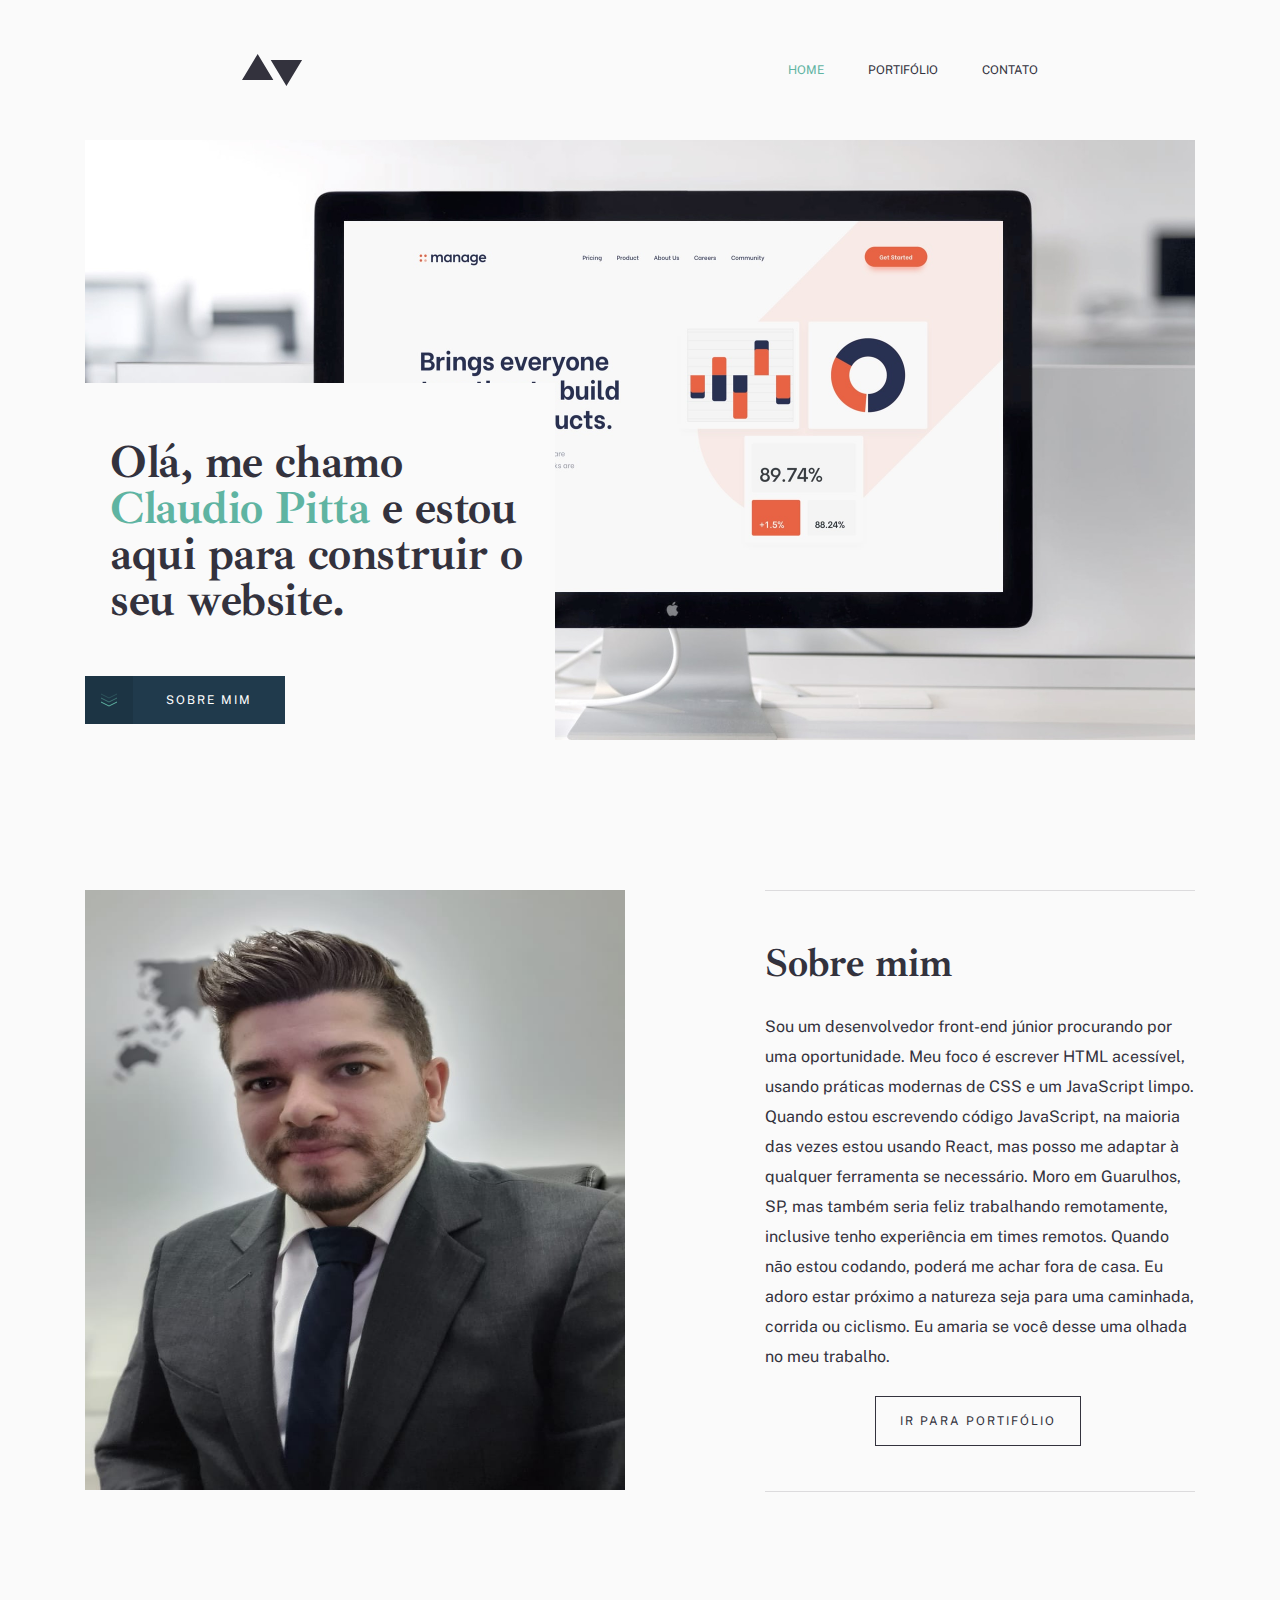
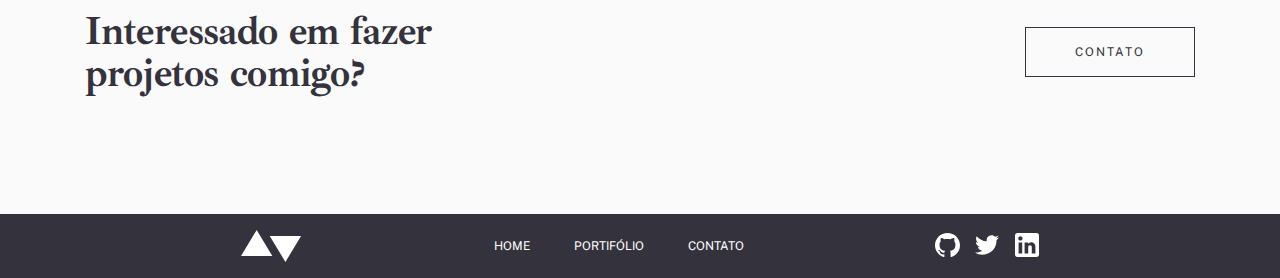
<file: index.html>
<!DOCTYPE html>
<html lang="en">
<head>
    <meta charset="UTF-8">
    <meta http-equiv="X-UA-Compatible" content="IE=edge">
    <meta name="viewport" content="width=device-width, initial-scale=1.0">
    <link rel="preconnect" href="https://fonts.googleapis.com">
    <link rel="preconnect" href="https://fonts.gstatic.com" crossorigin>
    <link href="https://fonts.googleapis.com/css2?family=Ibarra+Real+Nova:wght@500;600;700&family=Public+Sans:wght@400;700&display=swap" rel="stylesheet">
    <link rel="stylesheet" href="reset.css">
    <link rel="stylesheet" href="style.css">
    <title>Claudio Pitta</title>
</head>

<body>

    <header>
        <img class="logo-top" src=assets/logo-dark.svg alt="Logo Escuro"/>
        <nav class="nav-top">
            <ul>
                <li><a class="link-top link-top-home" href="#">HOME</a></li>
                <li><a class="link-top link-top-portifolio" href="pages/portfolio/portfolio.html">PORTIFÓLIO</a></li>
                <li><a class="link-top link-top-contato" href="pages/contato/contato.html">CONTATO</a></li>
            </ul>
        </nav>
    </header>

    <main>

        <div class="container container-monitor">
            <img class="img-monitor" src="assets/home/image-homepage-hero.jpg" alt="Monitor">
            <div class="apresentacao">
                <p class="txt-apresentacao">Olá, me chamo <span>Claudio Pitta</span> e estou aqui para construir o seu website.</p>
                <div class="btn-sobreMim">
                    <div class="box-seta-sobreMim">
                        <a class="link-seta-sobreMim" href="#sobreMim"><img class="seta-sobreMim" src="assets/icons/down-arrows.svg" alt="Seta sobre mim"></a>
                    </div>
                    <a class="link-sobreMim" href="#sobreMim">SOBRE MIM</a>
                    
                </div>
            </div>
        </div>

        <div id="sobreMim" class="container container-foto">
            <img class="img-minhaFoto" src="assets/home/image-homepage-profile.jpeg" alt="Minha foto">
            <div class="box-sobreMim">
                <h1 class="titulo-sobreMim">Sobre mim</h1>
                <p class="txt-sobreMim">
                    Sou um desenvolvedor front-end júnior procurando por uma oportunidade. Meu foco é escrever HTML 
                    acessível, usando práticas modernas de CSS e um JavaScript limpo. Quando estou escrevendo 
                    código JavaScript, na maioria das vezes estou usando React, mas posso me adaptar à qualquer 
                    ferramenta se necessário. Moro em Guarulhos, SP, mas também seria feliz trabalhando remotamente, inclusive tenho 
                    experiência em times remotos. Quando não estou codando, poderá me achar fora de casa. Eu adoro estar próximo 
                    a natureza seja para uma caminhada, corrida ou ciclismo. Eu amaria se você desse uma olhada no meu trabalho.</p>
                <a class="link-portifolio" href="pages/portfolio/portfolio.html">IR PARA PORTIFÓLIO</a>
            </div>
        </div>

        <div class="container container-contato">
            <p class="txt-interessado" >Interessado em fazer projetos comigo?</p>
            <a class="link-contato" href="pages/contato/contato.html">CONTATO</a>
        </div>

    </main>

    <footer>
        <img class="logo-bottom" src="assets/logo-light.svg" alt="Logo Claro">
        <nav class="nav-bottom">
            <ul>
                <li><a class="link-bottom link-bottom-home" href="#">HOME</a></li>
                <li><a class="link-bottom link-bottom-portifolio" href="pages/portfolio/portfolio.html">PORTIFÓLIO</a></li>
                <li><a id="contato" class="link-bottom link-bottom-contato" href="pages/contato/contato.html">CONTATO</a></li>
            </ul>            
        </nav>
        <div class="redes-sociais">
            <a href="https://github.com/cpitta85" target="blank"><img src="assets/icons/github-light.svg" alt="GitHub"></a>
            <a href="#"><img src="assets/icons/twitter-light.svg" alt="Twitter"></a>
            <a href="https://www.linkedin.com/in/cpitta/" target="blank"><img src="assets/icons/linkedin-light.svg" alt="LinkedIn"></a>
        </div>
    </footer>

</body>
</html>
</file>
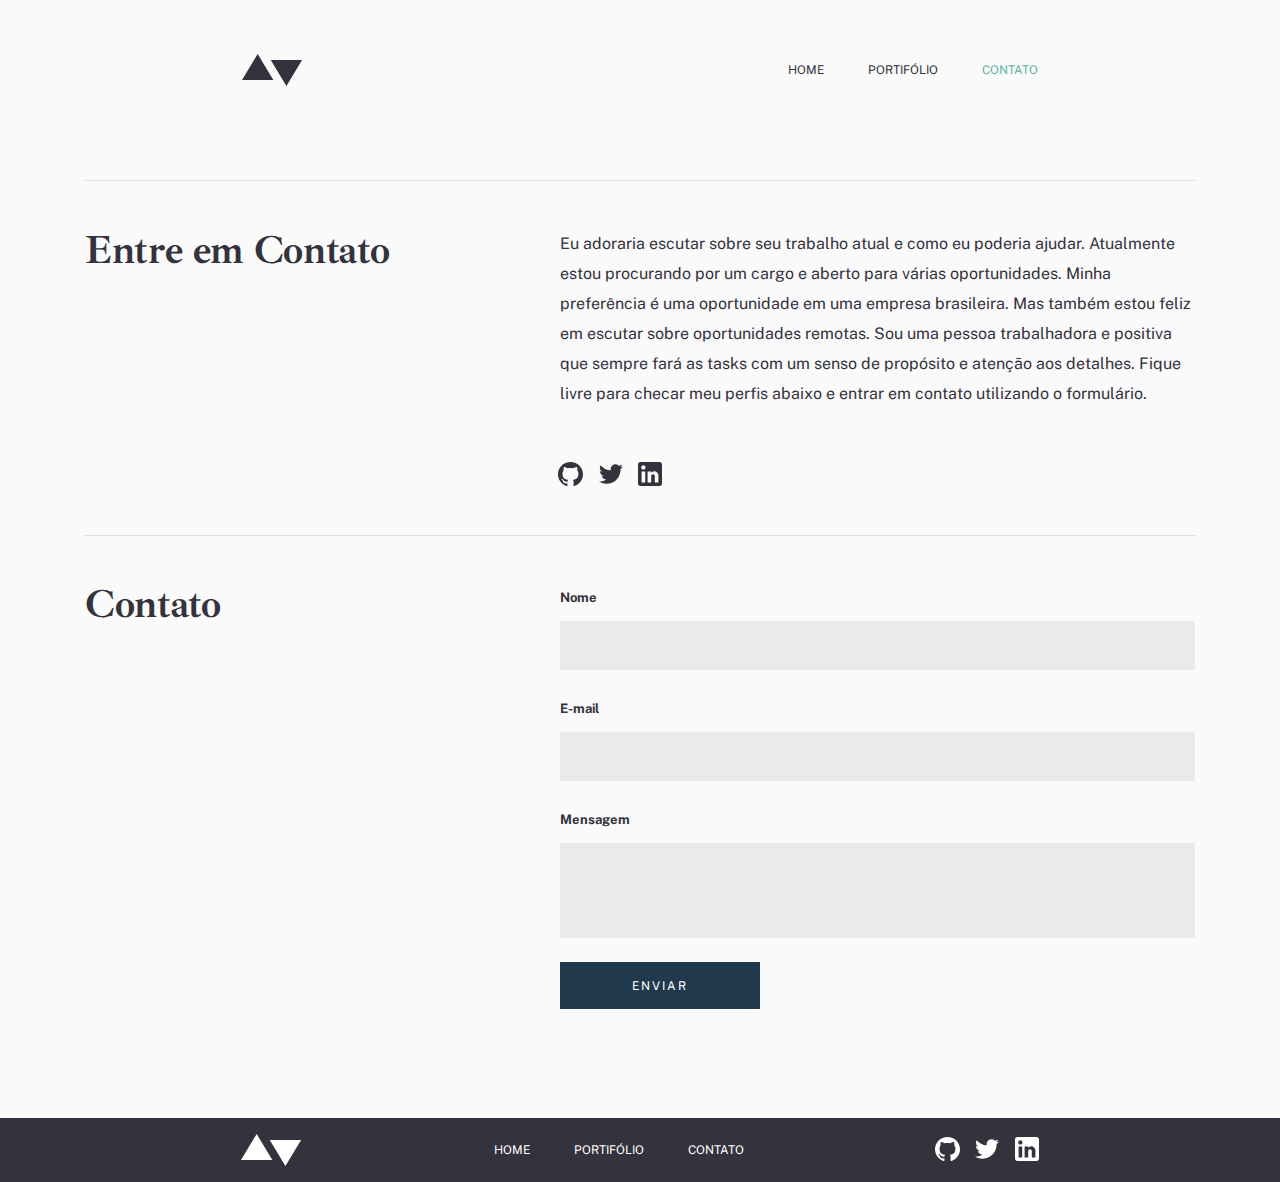
<file: pages/contato/contato.html>
<!DOCTYPE html>
<html lang="en">
<head>
    <meta charset="UTF-8">
    <meta http-equiv="X-UA-Compatible" content="IE=edge">
    <meta name="viewport" content="width=device-width, initial-scale=1.0">
    <link rel="preconnect" href="https://fonts.googleapis.com">
    <link rel="preconnect" href="https://fonts.gstatic.com" crossorigin>
    <link href="https://fonts.googleapis.com/css2?family=Ibarra+Real+Nova:wght@500;600;700&family=Public+Sans:wght@400;700&display=swap" rel="stylesheet">
    <link rel="stylesheet" href="reset.css">
    <link rel="stylesheet" href="contato.css">
    <title>Contato</title>
</head>
<body>
    <header>
        <img class="logo-top" src="../../assets/logo-dark.svg" alt="Logo Escuro">
        <nav class="navTop">
            <ul>
                <li><a class="link-top link-top-home" href="../../index.html">HOME</a></li>
                <li><a class="link-top link-top-portifolio" href="../portfolio/portfolio.html">PORTIFÓLIO</a></li>
                <li><a class="link-top link-top-contato" href="#">CONTATO</a></li>
            </ul>
        </nav>
    </header>

    <main>

        <div class="container-contato">
            <div class="container-contato-txt">
                <h1>Entre em Contato</h1>
                <p>Eu adoraria escutar sobre seu trabalho atual e como eu poderia ajudar. 
                    Atualmente estou procurando por um cargo e aberto para várias oportunidades. 
                    Minha preferência é uma oportunidade em uma empresa brasileira. 
                    Mas também estou feliz em escutar sobre oportunidades remotas. 
                    Sou uma pessoa trabalhadora e positiva que sempre fará as tasks com um senso 
                    de propósito e atenção aos detalhes. Fique livre para checar meu perfis abaixo 
                    e entrar em contato utilizando o formulário.</p>
            </div>

            <div class="redes-sociais-contato">
                <a href="https://github.com/cpitta85" target="blank"><img src="../../assets/icons/github-dark.svg" alt="GitHub"></a>
                <a href="#"><img src="../../assets/icons/twitter-dark.svg" alt="Twitter"></a>
                <a href="https://www.linkedin.com/in/cpitta/" target="blank"><img src="../../assets/icons/linkedin-dark.svg" alt="LinkedIn"></a>
            </div>
        </div>

        <div class="container-form">
            <h1>Contato</h1>

            <div class="formulario">
                <label for="txt-nome">Nome</label>
                <input id="txt-nome" type="text">

                <label for="txt-email">E-mail</label>
                <input id="txt-email" type="text">

                <label for="txt-mensagem">Mensagem</label>
                <input id="txt-mensagem" type="text">

                <button>ENVIAR</button>
            </div>

        </div>

    </main>

    <footer>
        <img class="logo-bottom" src="../../assets/logo-light.svg" alt="Logo Claro">
        <nav class="navBottom">
            <ul>
                <li><a class="link-bottom link-bottom-home" href="../../index.html">HOME</a></li>
                <li><a class="link-bottom link-bottom-portifolio" href="../portfolio/portfolio.html">PORTIFÓLIO</a></li>
                <li><a id="contato" class="link-bottom link-bottom-contato" href="#">CONTATO</a></li>
            </ul>            
        </nav>
        <div class="redes-sociais">
            <a href="https://github.com/cpitta85" target="blank"><img src="../../assets/icons/github-light.svg" alt="GitHub"></a>
            <a href="#"><img src="../../assets/icons/twitter-light.svg" alt="Twitter"></a>
            <a href="https://www.linkedin.com/in/cpitta/" target="blank"><img src="../../assets/icons/linkedin-light.svg" alt="LinkedIn"></a>
        </div>
    </footer>
    
</body>
</html>
</file>
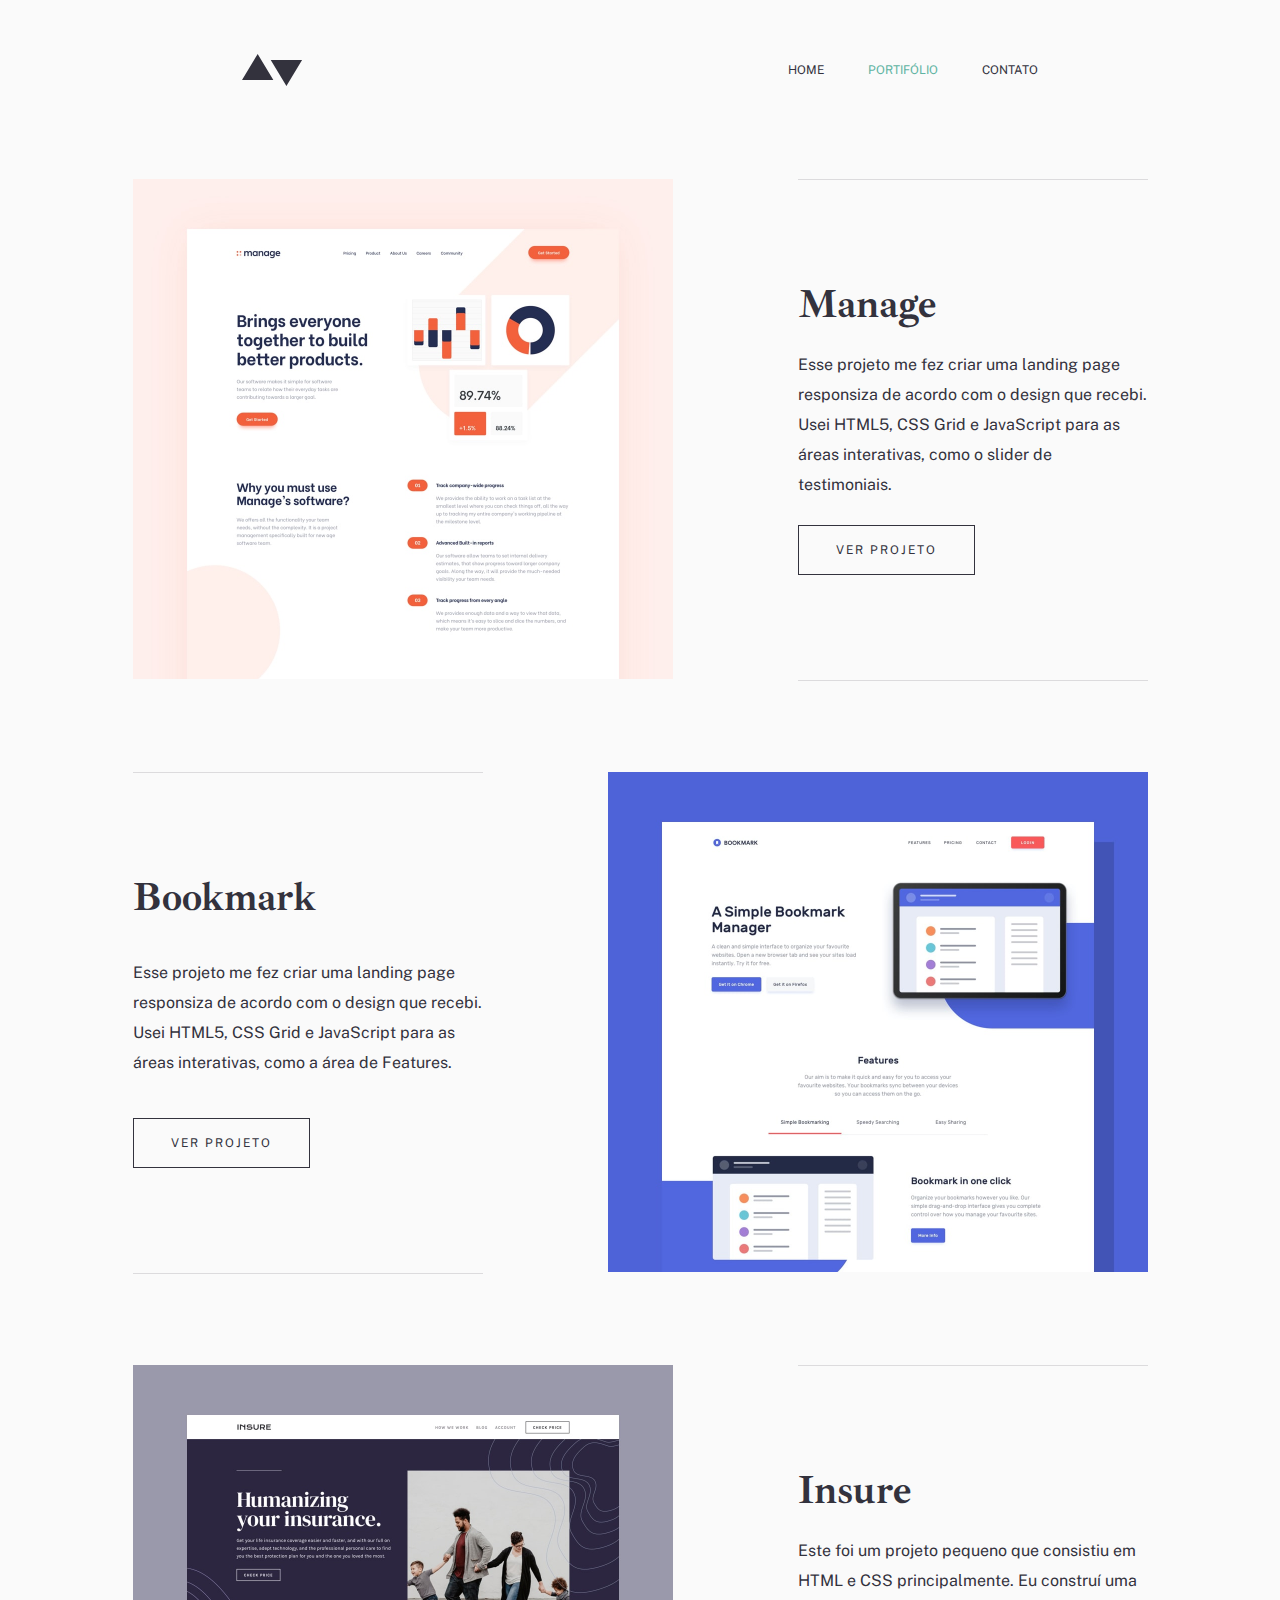
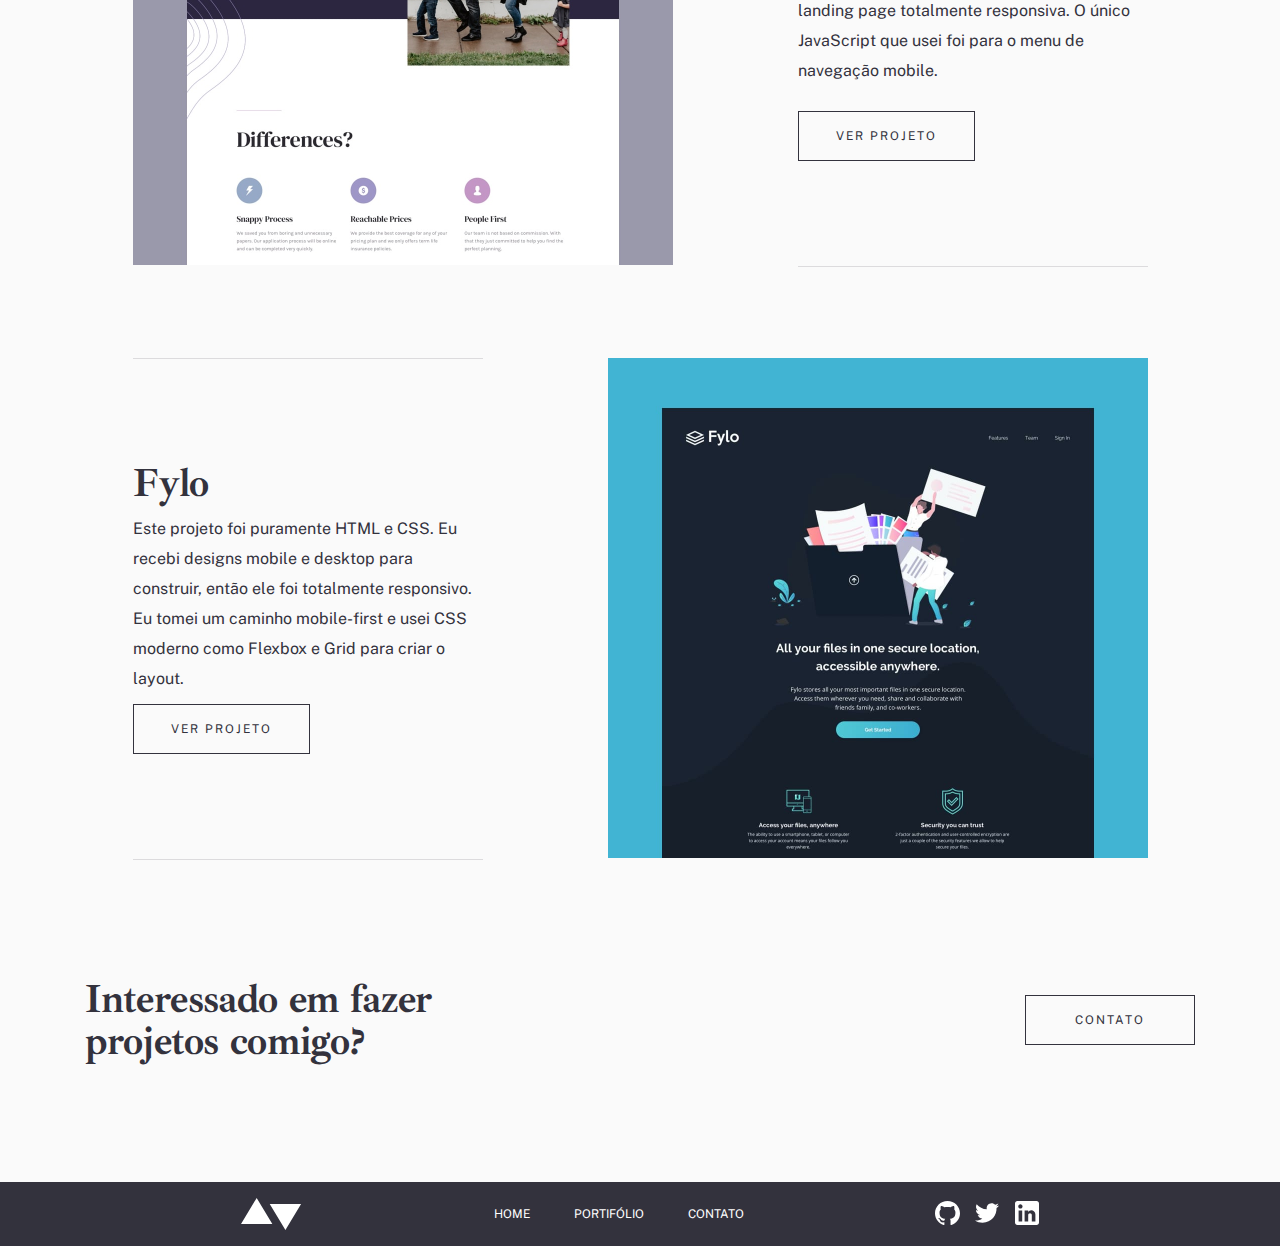
<file: pages/portfolio/portfolio.html>
<!DOCTYPE html>
<html lang="en">
<head>
    <meta charset="UTF-8">
    <meta http-equiv="X-UA-Compatible" content="IE=edge">
    <meta name="viewport" content="width=device-width, initial-scale=1.0">
    <link rel="preconnect" href="https://fonts.googleapis.com">
    <link rel="preconnect" href="https://fonts.gstatic.com" crossorigin>
    <link href="https://fonts.googleapis.com/css2?family=Ibarra+Real+Nova:wght@500;600;700&family=Public+Sans:wght@400;700&display=swap" rel="stylesheet">
    <link rel="stylesheet" href="reset.css">
    <link rel="stylesheet" href="portfolio.css">
    <title>Contato</title>
</head>
<body>
    <header>
        <img class="logo-top" src="../../assets/logo-dark.svg" alt="Logo Escuro">
        <nav class="navTop">
            <ul>
                <li><a class="link-top link-top-home" href="../../index.html">HOME</a></li>
                <li><a class="link-top link-top-portifolio" href="#">PORTIFÓLIO</a></li>
                <li><a class="link-top link-top-contato" href="../contato/contato.html">CONTATO</a></li>
            </ul>
        </nav>
    </header>

    <main>

        <div class="container container-manage">
            <img class="img img-manege" src="../../assets/portfolio/manage/image-portfolio-manage.jpg" alt="imagem manage">
            <div class="box box-manege">
                <div class="txt txt-manage">
                    <h1>Manage</h1>
                    <p>Esse projeto me fez criar uma landing page responsiza 
                        de acordo com o design que recebi. Usei HTML5, CSS 
                        Grid e JavaScript para as áreas interativas, como o 
                        slider de testimoniais.</p>
                    <a class="btn btn-manage" href="#">VER PROJETO</a>
                </div>
            </div>
        </div>

        <div class="container container-bookmark">
            <div class="box box-bookmark">
                <div class="txt txt-bookmark">
                    <h1>Bookmark</h1>
                    <p>Esse projeto me fez criar uma landing page responsiza de 
                        acordo com o design que recebi. Usei HTML5, CSS Grid e 
                        JavaScript para as áreas interativas, como a área de 
                        Features.</p>
                    <a class="btn btn-bookmark" href="#">VER PROJETO</a>
                </div>
            </div>
            <img class="img img-bookmark" src="../../assets/portfolio/bookmark/image-portfolio-bookmark.jpg" alt="imagem bookmark">
        </div>

        <div class="container container-insure">
            <img class="img img-insure" src="../../assets/portfolio/insure/image-portfolio-insure.jpg" alt="imagem insure">
            <div class="box box-insure">
                <div class="txt txt-insure">
                    <h1>Insure</h1>
                    <p>Este foi um projeto pequeno que consistiu em HTML e CSS 
                        principalmente. Eu construí uma landing page totalmente 
                        responsiva. O único JavaScript que usei foi para o menu 
                        de navegação mobile.</p>
                    <a class="btn btn-insure" href="#">VER PROJETO</a>
                </div>
            </div>
        </div>

        <div class="container container-fylo">
            <div class="box box-fylo">
                <div class="txt txt-fylo">    
                    <h1>Fylo</h1>
                    <p>Este projeto foi puramente HTML e CSS. Eu recebi designs 
                        mobile e desktop para construir, então ele foi totalmente 
                        responsivo. Eu tomei um caminho mobile-first e usei CSS 
                        moderno como Flexbox e Grid para criar o layout.</p>
                    <a class="btn btn-fylo" href="#">VER PROJETO</a>
                </div>
            </div>
            <img class="img img-fylo" src="../../assets/portfolio/fylo/image-portfolio-fylo.jpg" alt="imagem fylo">
        </div>

        <div class="container-contato">
            <p class="txt-interessado" >Interessado em fazer projetos comigo?</p>
            <a class="link-contato" href="../contato/contato.html">CONTATO</a>
        </div>

    </main>

    <footer>
        <img class="logo-bottom" src="../../assets/logo-light.svg" alt="Logo Claro">
        <nav class="navBottom">
            <ul>
                <li><a class="link-bottom link-bottom-home" href="../../index.html">HOME</a></li>
                <li><a class="link-bottom link-bottom-portifolio" href="#">PORTIFÓLIO</a></li>
                <li><a id="contato" class="link-bottom link-bottom-contato" href="../contato/contato.html">CONTATO</a></li>
            </ul>            
        </nav>
        <div class="redes-sociais">
            <a href="https://github.com/cpitta85" target="blank"><img src="../../assets/icons/github-light.svg" alt="GitHub"></a>
            <a href="#"><img src="../../assets/icons/twitter-light.svg" alt="Twitter"></a>
            <a href="https://www.linkedin.com/in/cpitta/" target="blank"><img src="../../assets/icons/linkedin-light.svg" alt="LinkedIn"></a>
        </div>
    </footer>
    
</body>
</html>
</file>
<file: style.css>
/*BODY______________________________________________________________________*/
body {
  background-color: #fafafa;
  position: relative;
  width: 100vw;
}

/*HEADER____________________________________________________________________*/
header {
  display: flex;
  justify-content: space-around;
  align-items: center;
  font-family: "Public Sans", sans-serif;
  font-size: 12px;
  height: 32px;
  margin-top: 54px;
}

ul {
  display: flex;
  justify-content: space-between;
  width: 250px;
  list-style-type: none;
}

a {
  text-decoration: none;
}

.link-top {
  display: flex;
  justify-content: center;
  color: #33323d;
}

.link-top-home {
  color: #5fb4a2;
}

/*MAIN____________________________________________________________________*/
main {
  display: flex;
  flex-direction: column;
  align-items: center;
}

.img-monitor {
  margin-top: 54px;
  width: 1110px;
  height: 600px;
}

.apresentacao {
  box-sizing: border-box;
  background: #fafafa;
  width: 470px;
  height: 357px;
  position: relative;
  margin-top: -360px;
}
.txt-apresentacao {
  font-family: "Ibarra Real Nova", serif;
  font-size: 46px;
  font-weight: 700;
  color: #33323d;
  padding: 56px 25px 0px 25px;
  letter-spacing: -0.45px;
  margin-bottom: 53px;
}

span {
  color: #5fb4a2;
}

.btn-sobreMim {
  display: flex;
  justify-content: space-between;
  align-items: center;
  background-color: #203a4c;
  width: 200px;
  height: 48px;
}
.btn-sobreMim:hover {
  background-color: #5fb4a2;
}

.box-seta-sobreMim {
  display: flex;
  justify-content: center;
  align-items: center;
  background-color: hsl(0, 0%, 0%, 0.1);
  width: 48px;
  height: 48px;
}
.link-seta-sobreMim {
  display: flex;
  justify-content: center;
  align-items: center;
  width: 48px;
  height: 48px;
}
.seta-sobreMim {
  padding: 18px;
}
.seta-sobreMim:hover {
  filter: brightness(0) invert(1);
}

.link-sobreMim {
  display: flex;
  justify-content: center;
  align-items: center;
  width: 152px;
  height: 48px;
  display: flex;
  letter-spacing: 2px;
  font-family: "Public Sans", sans-serif;
  font-size: 12px;
  font-weight: 400;
  color: #fff;
  text-decoration: none;
}

.container-foto {
  display: flex;
  justify-content: space-between;
  margin-top: 150px;
  width: 1110px;
  height: 600px;
}

.img-minhaFoto {
  width: 540px;
  height: 600px;
}

.box-sobreMim {
  width: 430px;
  height: 600px;
  font-family: "Public Sans", sans-serif;
  font-size: 16px;
  font-weight: 400;
  line-height: 30px;
  color: #33323d;
  border-top: 1px solid rgba(51, 50, 61, 0.15);
  border-bottom: 1px solid rgba(51, 50, 61, 0.15);
}

.titulo-sobreMim {
  font-family: "Ibarra Real Nova", serif;
  font-size: 40px;
  font-weight: 700;
  line-height: 42px;
  margin-top: 51px;
  margin-bottom: 28px;
}

.link-portifolio {
  display: flex;
  align-items: center;
  justify-content: center;
  width: 204px;
  height: 48px;
  margin-top: 24px;
  margin-left: 110px;
  font-size: 12px;
  font-weight: 400;
  color: #33323d;
  letter-spacing: 2px;
  border: 1px solid #33323d;
}
.link-portifolio:hover {
  background-color: #33323d;
  color: white;
}

/*INTERESSADO PRE-FOOTER____________________________________________________*/

.container-contato {
  display: flex;
  justify-content: space-between;
  align-items: center;
  width: 1110px;
  height: 84px;
  margin-top: 120px;
  margin-bottom: 120px;
  color: #33323d;
}

.txt-interessado {
  width: 367px;
  font-family: "Ibarra Real Nova", serif;
  font-weight: 700;
  font-size: 40px;
  line-height: 42px;
  letter-spacing: -0.36px;
}

.link-contato {
  display: flex;
  justify-content: center;
  font-family: "Public Sans", sans-serif;
  font-size: 12px;
  letter-spacing: 2px;
  align-items: center;
  text-decoration: none;
  color: #33323d;
  width: 168px;
  height: 48px;
  border: 1px solid #33323d;
}

.link-contato:hover {
  background-color: #33323d;
  color: white;
}

/*FOOTER____________________________________________________________________*/
footer,
.link-bottom {
  display: flex;
  justify-content: space-evenly;
  align-items: center;
  background-color: #33323d;
  font-family: "Public Sans", sans-serif;
  font-size: 12px;
  height: 64px;
  color: white;
}

.logo-bottom {
  margin-left: 50px;
}

.redes-sociais {
  width: 104px;
  height: 24px;
  display: flex;
  justify-content: space-between;
  align-items: center;
  margin-right: 50px;
}
</file>
<file: pages/contato/contato.css>
/*BODY______________________________________________________________________*/
body {
  background-color: #fafafa;
  position: relative;
  width: 100vw;
}

/*HEADER____________________________________________________________________*/
header {
  display: flex;
  justify-content: space-around;
  align-items: center;
  font-family: "Public Sans", sans-serif;
  font-size: 12px;
  height: 32px;
  margin-top: 54px;
}

ul {
  display: flex;
  justify-content: space-between;
  width: 250px;
  list-style-type: none;
}

a {
  text-decoration: none;
}

.link-top {
  display: flex;
  justify-content: center;
  color: #33323d;
}

.link-top-contato {
  color: #5fb4a2;
}

/*MAIN____________________________________________________________________*/
main {
  display: flex;
  flex-direction: column;
  justify-content: center;
  align-items: center;
}

.container-contato {
  display: flex;
  flex-direction: column;
  justify-content: center;
  align-items: center;
  width: 1110px;
  height: 354px;
  margin-top: 94px;
  margin-bottom: 47px;
  border-top: 1px solid rgba(51, 50, 61, 0.15);
  border-bottom: 1px solid rgba(51, 50, 61, 0.15);
}

.container-contato-txt {
  display: flex;
  justify-content: space-between;
  width: 1110px;
  height: 354px;
  margin-top: 48px;
}

.redes-sociais-contato {
  display: flex;
  justify-content: space-between;
  align-items: center;
  margin-right: 60px;
  margin-bottom: 48px;
  width: 104px;
  height: 24px;
}

h1 {
  width: 350px;
  height: 42px;
  font-family: "Ibarra Real Nova", serif;
  font-size: 40px;
  font-weight: 700;
  line-height: 42px;
  letter-spacing: -0.36px;
  color: #33323d;
  margin: 0;
}

p {
  width: 635px;
  height: 180px;
  font-family: "Public Sans", sans-serif;
  font-size: 16px;
  font-weight: 400;
  line-height: 30px;
  color: hsl(245, 10%, 22%);
  margin: 0;
}

.container-form {
  display: flex;
  width: 1110px;
  height: 426px;
  justify-content: space-between;
  margin-bottom: 109px;
}

.formulario {
  display: flex;
  flex-direction: column;
  width: 635px;
  height: 426px;
}

label {
  font-family: "Public Sans", sans-serif;
  font-size: 13px;
  color: rgb(51, 50, 61);
  font-weight: 700;
  line-height: 30px;
  height: 30px;
  margin-bottom: 8px;
}

#txt-nome,
#txt-email {
  border-style: none;
  background-color: #eaeaeb;
  height: 48px;
  margin-bottom: 24px;
  font-family: "Public Sans", sans-serif;
  font-size: 14px;
  color: #33323d;
  font-weight: 400;
  line-height: 8px;
  padding-left: 12px;
}

#txt-mensagem {
  background-color: #eaeaeb;
  height: 96px;
  margin-bottom: 24px;
  font-family: "Public Sans", sans-serif;
  font-size: 14px;
  color: #33323d;
  font-weight: 400;
  line-height: 8px;
  padding-left: 12px;
  border-style: none;
}

button {
  all: unset;
  display: flex;
  justify-content: center;
  align-items: center;
  width: 200px;
  height: 48px;
  background-color: hsl(205, 41%, 21%);
  font-family: "Public Sans", sans-serif;
  font-size: 12px;
  color: white;
  font-weight: 400;
  line-height: 14.1px;
  letter-spacing: 2px;
  cursor: pointer;
}

.container-form input:focus {
  box-shadow: 0px 0px 0px 0px rgba(0, 0, 0, 0.5);
}

button:hover {
  background-color: #5fb4a2;
}

/*FOOTER____________________________________________________________________*/
footer,
.link-bottom {
  display: flex;
  justify-content: space-evenly;
  align-items: center;
  background-color: #33323d;
  font-family: "Public Sans", sans-serif;
  font-size: 12px;
  height: 64px;
  color: white;
}

.logo-bottom {
  margin-left: 50px;
}

.redes-sociais {
  width: 104px;
  height: 24px;
  display: flex;
  justify-content: space-between;
  align-items: center;
  margin-right: 50px;
}
</file>
<file: pages/portfolio/portfolio.css>
/*BODY______________________________________________________________________*/
body {
  background-color: #fafafa;
  position: relative;
  width: 100vw;
}

/*HEADER____________________________________________________________________*/
header {
  display: flex;
  justify-content: space-around;
  align-items: center;
  font-family: "Public Sans", sans-serif;
  font-size: 12px;
  height: 32px;
  margin-top: 54px;
}

ul {
  display: flex;
  justify-content: space-between;
  width: 250px;
  list-style-type: none;
}

a {
  text-decoration: none;
}

.link-top {
  display: flex;
  justify-content: center;
  color: #33323d;
}

.link-top-portifolio {
  color: #5fb4a2;
}

/*MAIN____________________________________________________________________*/
main {
  display: flex;
  flex-direction: column;
  align-items: center;
}

.container {
  display: flex;
  justify-content: space-between;
  margin-top: 93px;
  width: 1015px;
  height: 500px;
}

.container-manager {
  margin-bottom: 80px;
}

.img {
  width: 540px;
  height: 500px;
}

.box {
  width: 350px;
  height: 500px;
  border-top: 1px solid rgba(51, 50, 61, 0.15);
  border-bottom: 1px solid rgba(51, 50, 61, 0.15);
}

.txt {
  display: flex;
  flex-direction: column;
  justify-content: space-between;
  width: 350px;
  height: 292px;
  font-family: "Public Sans", sans-serif;
  font-size: 16px;
  font-weight: 400;
  line-height: 30px;
  color: #33323d;
  padding-top: 103px;
  padding-bottom: 103px;
}

h1 {
  font-family: "Ibarra Real Nova", serif;
  font-size: 40px;
  font-weight: 700;
  line-height: 42px;
}

.btn {
  display: flex;
  align-items: center;
  justify-content: center;
  width: 175px;
  height: 48px;
  font-size: 12px;
  font-weight: 400;
  color: #33323d;
  letter-spacing: 2px;
  border: 1px solid #33323d;
}

.btn-manage:hover {
  background-color: #ff3e34;
  color: white;
}

.btn-bookmark:hover {
  background-color: #4357af;
  color: white;
}

.btn-insure:hover {
  background-color: #9c95ab;
  color: white;
}

.btn-fylo:hover {
  background-color: #00b6d3;
  color: white;
}

/*INTERESSADO PRE-FOOTER____________________________________________________*/

.container-contato {
  display: flex;
  justify-content: space-between;
  align-items: center;
  width: 1110px;
  height: 84px;
  margin-top: 120px;
  margin-bottom: 120px;
  color: #33323d;
}

.txt-interessado {
  width: 367px;
  font-family: "Ibarra Real Nova", serif;
  font-weight: 700;
  font-size: 40px;
  line-height: 42px;
  letter-spacing: -0.36px;
}

.link-contato {
  display: flex;
  justify-content: center;
  font-family: "Public Sans", sans-serif;
  font-size: 12px;
  letter-spacing: 2px;
  align-items: center;
  text-decoration: none;
  color: #33323d;
  width: 168px;
  height: 48px;
  border: 1px solid #33323d;
}

.link-contato:hover {
  background-color: #33323d;
  color: white;
}

/*FOOTER____________________________________________________________________*/
footer,
.link-bottom {
  display: flex;
  justify-content: space-evenly;
  align-items: center;
  background-color: #33323d;
  font-family: "Public Sans", sans-serif;
  font-size: 12px;
  height: 64px;
  color: white;
}

.logo-bottom {
  margin-left: 50px;
}

.redes-sociais {
  width: 104px;
  height: 24px;
  display: flex;
  justify-content: space-between;
  align-items: center;
  margin-right: 50px;
}
</file>
